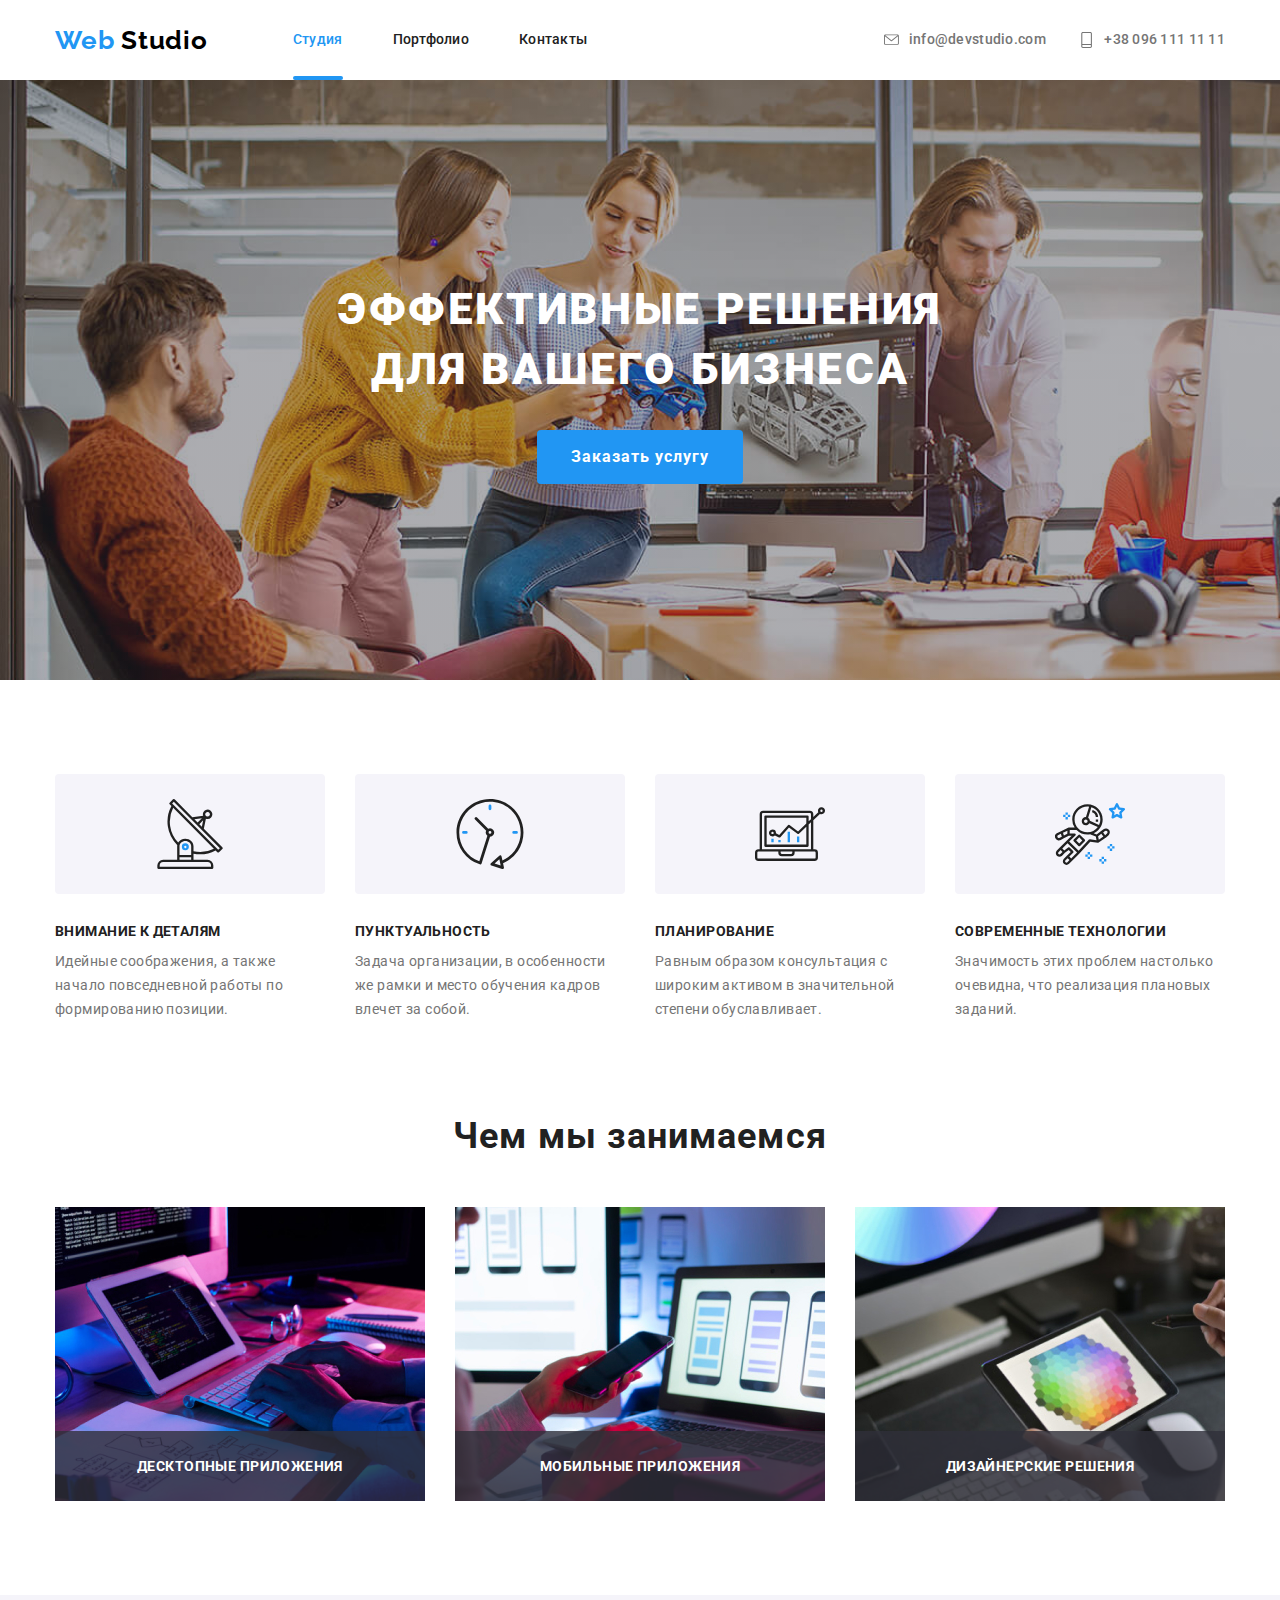
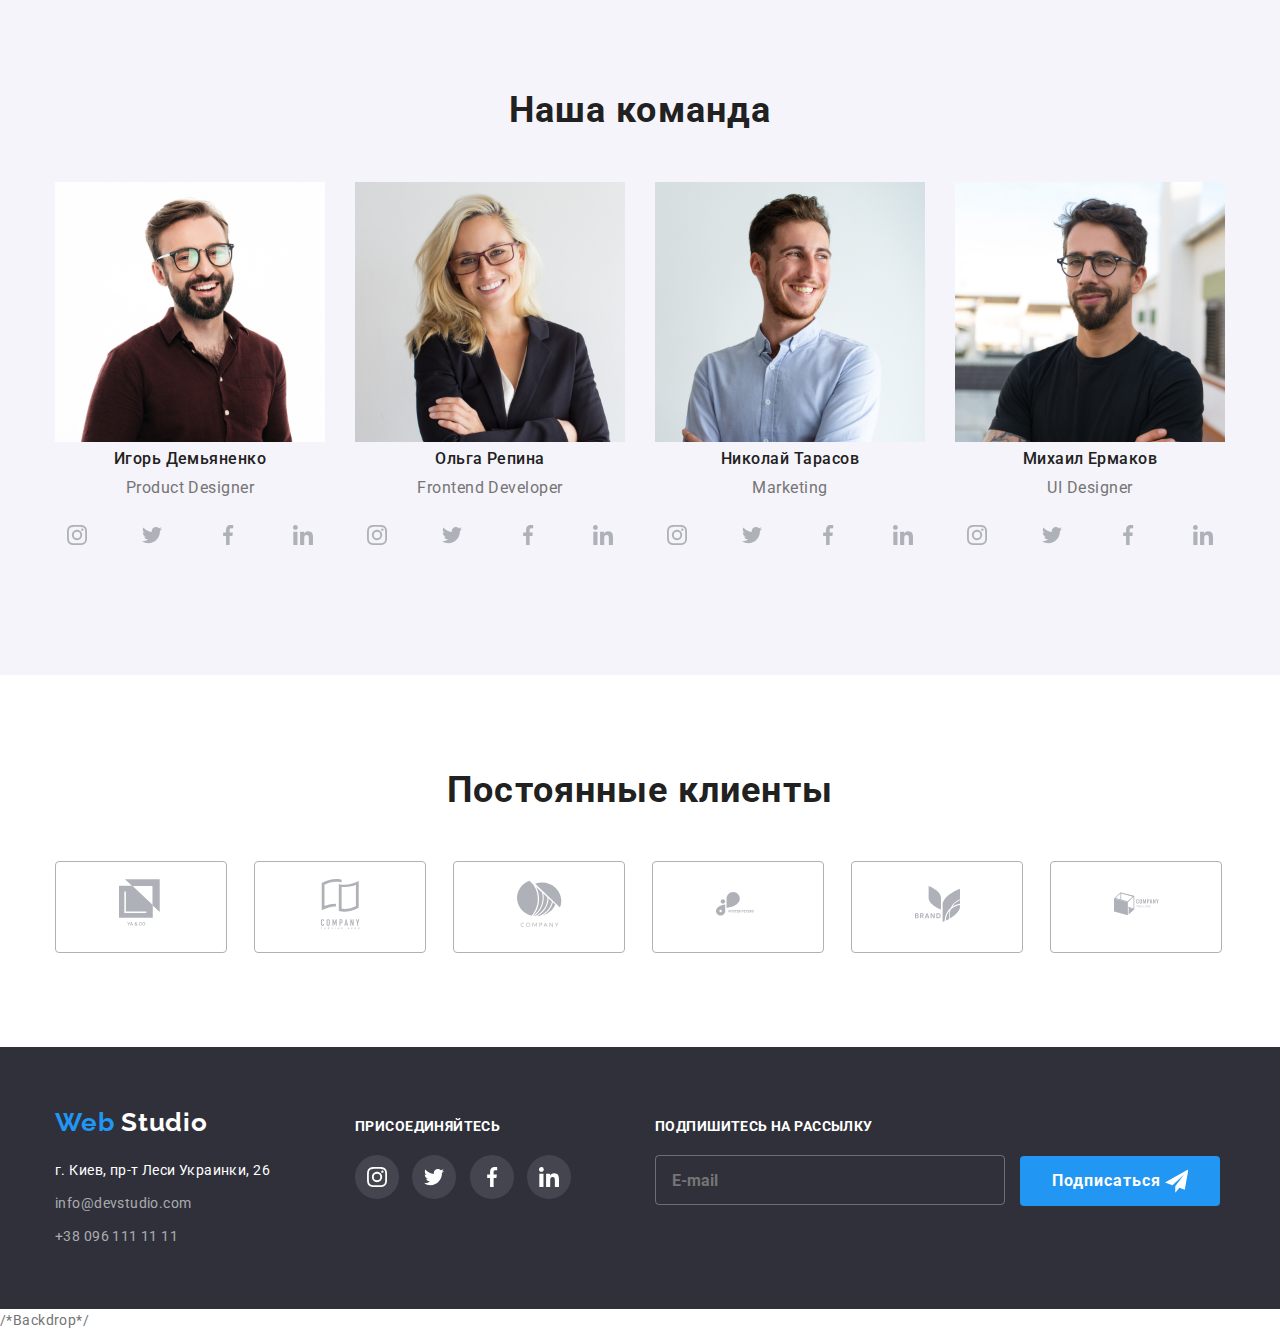
<file: index.html>
<!DOCTYPE html>
<html lang="ru">
  <head>
    <meta charset="UTF-8" />
    <meta name="viewport" content="width=device-width, initial-scale=1.0" />
    <title>WebStudio</title>
    <link
      href="https://fonts.googleapis.com/css2?family=Raleway:wght@700&family=Roboto:wght@400;500;700;900&display=swap"
      rel="stylesheet"
    />
    <link rel="stylesheet" href="./css/main.min.css" />
  </head>
  <body>
    <!-- Header-->
    <header>
      <div class="container main-menu">
        <a href="./index.html" class="logo">
          <span class="logo-web">Web</span> Studio
        </a>
        <nav>
          <ul class="site-nav list">
            <li class="item">
              <a href="./index.html" class="link current">Студия</a>
            </li>
            <li class="item">
              <a href="./portfolio.html" class="link">Портфолио</a>
            </li>
            <li class="item"><a href="" class="link">Контакты</a></li>
          </ul>
        </nav>
        <div class="contacts list">
          <a class="main-contacts" href="mailto:info@devstudio.com">
            <svg class="icon-contacts">
              <use href="./images/sprite.svg#icon-mail">
              </use>
            </svg>
            info@devstudio.com</a>
          <a class="main-contacts" href="tel:+380961111111">
            <svg class="icon-contacts">
              <use href="./images/sprite.svg#icon-phone">
              </use>
            </svg>
            +38 096 111 11 11</a>
        </div>
      </div>
    </header>

    <main>
      <!--Заказ услуги-->
      <section class="hero">
        <h1>Эффективные решения <br>для вашего бизнеса</h1>
        <button class="btn" data-modal-open><a href="">Заказать услугу</a></button>
      </section>

      <!--Особенности-->
      <section class="text">
        <div class="container">
          <h2>Особенности</h2>
          <div class="features">
            <ul class="list">
              <li class="features-item">
                <div class="item-image">
                    <svg class="item-icon">
                      <use href="./images/sprite.svg#icon-antenna"></use>
                    </svg>                
                </div>
                <h3>Внимание к деталям</h3>
                <p>
                  Идейные соображения, а также начало повседневной работы по
                  формированию позиции.
                </p>
              </li>
              <li class="features-item">
                <div class="item-image">
                  <svg class="item-icon">
                    <use href="./images/sprite.svg#icon-clock"></use>
                  </svg>
                </div>
                <h3>Пунктуальность</h3>
                <p>
                  Задача организации, в особенности же рамки и место обучения
                  кадров влечет за собой.
                </p>
              </li>
              <li class="features-item">
                <div class="item-image">
                  <svg class="item-icon">
                    <use href="./images/sprite.svg#icon-diagram"></use>
                  </svg>
                </div>
                <h3>Планирование</h3>
                <p>
                  Равным образом консультация с широким активом в значительной
                  степени обуславливает.
                </p>
              </li>
              <li class="features-item">
                <div class="item-image">
                  <svg class="item-icon">
                    <use href="./images/sprite.svg#icon-astronaut"></use>
                  </svg>
                </div>
                <h3>Современные технологии</h3>
                <p>
                  Значимость этих проблем настолько очевидна, что реализация
                  плановых заданий.
                </p>
              </li>
            </ul>
          </div>
        </div>
      </section>

      <!--Чем занимаемся-->
      <section class="service">
        <div class="container">
          <h2>Чем мы занимаемся</h2>
          <div>
            <ul class="list job">
              <li class="service-job">
                <img class="img-1"
                  src="./images/desctop.jpg"
                  width="370"
                  height="294"
                  alt="Десктоп"
                />
                <h3>Десктопные приложения</h3>
              </li>
              <li class="service-job">
                <img 
                  src="./images/mobile.jpg"
                  width="370"
                  height="294"
                  alt="Мобильный"
                />
                <h3>Мобильные приложения</h3>
              </li>
              <li class="service-job">
                <img 
                  src="./images/designer.jpg"
                  width="370"
                  height="294"
                  alt="Дизайн"
                />
                <h3>Дизайнерские решения</h3>
              </li>
            </ul>
          </div>
        </div>
      </section>

      <!--Наша команда-->
      <section class="team">
        <div class="container">
          <h2>Наша команда</h2>
          <ul class="team-members list">
            <li class="members">
              <img
                src="./images/team/member1.jpg"
                width="270"
                height="260"
                alt="Игорь Демьяненко"
              />
              <h3>Игорь Демьяненко</h3>
              <p lang="en">Product Designer</p>
              <ul class="social-network list">
                <li class="social-block">
                  <a class="social-list"
                    href="https://www.instagram.com/"
                    target="_blank"
                    rel="noopener noreferrer"
                    aria-label="ссылка Instagram"
                  >
                  <svg class="social-icon">
                    <use href="./images/sprite.svg#icon-instagram"></use>
                  </svg>
                  </a>
                </li>
                <li class="social-block">
                  <a class="social-list"
                    href="https://twitter.com/"
                    target="_blank"
                    rel="noopener noreferrer"
                    aria-label="ссылка Twitter"
                  >
                    <svg class="social-icon">
                      <use href="./images/sprite.svg#icon-twitter"></use>
                    </svg>
                  </a>
                </li>
                <li class="social-block">
                  <a class="social-list"
                    href="https://www.facebook.com/"
                    target="_blank"
                    rel="noopener noreferrer"
                    aria-label="ссылка Facebook"
                  >
                    <svg class="social-icon">
                      <use href="./images/sprite.svg#icon-facebook"></use>
                    </svg>
                  </a>
                </li>
                <li class="social-block">
                  <a class="social-list"
                    href="https://www.linkedin.com/"
                    target="_blank"
                    rel="noopener noreferrer"
                    aria-label="ссылка LinkedIn"
                  >
                    <svg class="social-icon">
                      <use href="./images/sprite.svg#icon-linkedin"></use>
                    </svg>
                  </a>
                </li>
              </ul>
            </li>
            <li class="members">
              <img
                src="./images/team/member2.jpg"
                width="270"
                height="260"
                alt="Ольга Репина"
              />
              <h3>Ольга Репина</h3>
              <p lang="en">Frontend Developer</p>
              <ul class="social-network list">
                <li class="social-block">
                  <a class="social-list"
                    href="https://www.instagram.com/"
                    target="_blank"
                    rel="noopener noreferrer"
                    aria-label="ссылка Instagram"
                  >
                    <svg class="social-icon">
                      <use href="./images/sprite.svg#icon-instagram"></use>
                    </svg>
                  </a>
                </li>
                <li class="social-block">
                  <a class="social-list"
                    href="https://twitter.com/"
                    target="_blank"
                    rel="noopener noreferrer"
                    aria-label="ссылка Twitter"
                  >
                    <svg class="social-icon">
                      <use href="./images/sprite.svg#icon-twitter"></use>
                    </svg>
                  </a>
                </li>
                <li class="social-block">
                  <a class="social-list"
                    href="https://www.facebook.com/"
                    target="_blank"
                    rel="noopener noreferrer"
                    aria-label="ссылка Facebook"
                  >
                    <svg class="social-icon">
                      <use href="./images/sprite.svg#icon-facebook"></use>
                    </svg>
                  </a>
                </li>
                <li class="social-block">
                  <a class="social-list"
                    href="https://www.linkedin.com/"
                    target="_blank"
                    rel="noopener noreferrer"
                    aria-label="ссылка LinkedIn"
                  >
                    <svg class="social-icon">
                      <use href="./images/sprite.svg#icon-linkedin"></use>
                    </svg>
                  </a>
                </li>
              </ul>
            </li>
            <li class="members">
              <img
                src="./images/team/member3.jpg"
                width="270"
                height="260"
                alt="Николай Тарасов"
              />
              <h3>Николай Тарасов</h3>
              <p lang="en">Marketing</p>
              <ul class="social-network list">
                <li class="social-block">
                  <a class="social-list"
                    href="https://www.instagram.com/"
                    target="_blank"
                    rel="noopener noreferrer"
                    aria-label="ссылка Instagram"
                  >
                    <svg class="social-icon">
                      <use href="./images/sprite.svg#icon-instagram"></use>
                    </svg>
                  </a>
                </li>
                <li class="social-block">
                  <a class="social-list"
                    href="https://twitter.com/"
                    target="_blank"
                    rel="noopener noreferrer"
                    aria-label="ссылка Twitter"
                  >
                    <svg class="social-icon">
                      <use href="./images/sprite.svg#icon-twitter"></use>
                    </svg>
                  </a>
                </li>
                <li class="social-block">
                  <a class="social-list"
                    href="https://www.facebook.com/"
                    target="_blank"
                    rel="noopener noreferrer"
                    aria-label="ссылка Facebook"
                  >
                    <svg class="social-icon">
                      <use href="./images/sprite.svg#icon-facebook"></use>
                    </svg>
                  </a>
                </li>
                <li class="social-block">
                  <a class="social-list"
                    href="https://www.linkedin.com/"
                    target="_blank"
                    rel="noopener noreferrer"
                    aria-label="ссылка LinkedIn"
                  >
                    <svg class="social-icon">
                      <use href="./images/sprite.svg#icon-linkedin"></use>
                    </svg>
                  </a>
                </li>
              </ul>
            </li>
            <li class="members">
              <img
                src="./images/team/member4.jpg"
                width="270"
                height="260"
                alt="Михаил Ермаков"
              />
              <h3>Михаил Ермаков</h3>
              <p lang="en">UI Designer</p>
              <ul class="social-network list">
                <li class="social-block">
                  <a class="social-list"
                    href="https://www.instagram.com/"
                    target="_blank"
                    rel="noopener noreferrer"
                    aria-label="ссылка Instagram"
                  >
                    <svg class="social-icon">
                      <use href="./images/sprite.svg#icon-instagram"></use>
                    </svg>
                  </a>
                </li>
                <li class="social-block">
                  <a class="social-list"
                    href="https://twitter.com/"
                    target="_blank"
                    rel="noopener noreferrer"
                    aria-label="ссылка Twitter"
                  >
                    <svg class="social-icon">
                      <use href="./images/sprite.svg#icon-twitter"></use>
                    </svg>
                  </a>
                </li>
                <li class="social-block">
                  <a class="social-list"
                    href="https://www.facebook.com/"
                    target="_blank"
                    rel="noopener noreferrer"
                    aria-label="ссылка Facebook"
                  >
                    <svg class="social-icon">
                      <use href="./images/sprite.svg#icon-facebook"></use>
                    </svg>
                  </a>
                </li>
                <li class="social-block">
                  <a class="social-list"
                    href="https://www.linkedin.com/"
                    target="_blank"
                    rel="noopener noreferrer"
                    aria-label="ссылка LinkedIn"
                  >
                    <svg class="social-icon">
                      <use href="./images/sprite.svg#icon-linkedin"></use>
                    </svg>
                  </a>
                </li>
              </ul>
            </li>
          </ul>
        </div>
      </section>

      <!--Постоянные клиенты-->
      <section class="clients">
        <div class="container">
          <h2>Постоянные клиенты</h2>
          <ul class="our-clients list">
            <li class="clients-list">
              <a  href="">
                <svg class="logo-clients">
                  <use href="./images/sprite.svg#icon-logo1">
                  </use>
                </svg>
              </a>
            </li>

            <li class="clients-list">
              <a href="">
                <svg class="logo-clients">
                  <use href="./images/sprite.svg#icon-logo2">
                  </use>
                </svg>
              </a>
            </li>

            <li class="clients-list">
              <a href="">
                <svg class="logo-clients">
                  <use href="./images/sprite.svg#icon-logo3">
                  </use>
                </svg>
              </a>
            </li>

            <li class="clients-list">
              <a href="">
                <svg class="logo-clients">
                  <use href="./images/sprite.svg#icon-logo4">
                  </use>
                </svg>
              </a>
            </li>

            <li class="clients-list">
              <a href="">
                <svg class="logo-clients">
                  <use href="./images/sprite.svg#icon-logo5">
                  </use>
                </svg>
              </a>
            </li>

            <li class="clients-list">
              <a href="https://svg-art.ru/?page_id=1047">
                <svg class="logo-clients">
                  <use href="./images/sprite.svg#icon-logo6">
                  </use>
                </svg>
              </a>
            </li>
          </ul>
        </div>
      </section>
    </main>

    <!--Футер-->
    <footer class="info">
      <div class="container futer-flex">
        <div class="content-container">
          <div class="main-line">
            <a href="./index.html" class="fut-logo"><span>Web</span> Studio </a>
            <address>
          </div>
          <ul class="add list">
            <li class="add-contacts"><a href="">г. Киев, пр-т Леси Украинки, 26</a></li>
            <li class="add-contacts mail">
              <a href="mailto:info@devstudio.com" class="mail">info@devstudio.com</a>
            </li>
            <li class="add-contacts">
              <a href="tel:+380961111111" class="tel">+38 096 111 11 11</a>
            </li>
          </ul>
          </address>
        </div>
    
        <div class="content-container">
          <div class="main-line"><b>Присоединяйтесь</b></div>
          <div class>
            <ul class="links list">
              <li class="futer-icons">
                <a href="https://www.instagram.com/" target="_blank" rel="noopener noreferrer" aria-label="ссылка Instagram">
                  <svg class="social-icon-futer">
                    <use href="./images/sprite.svg#icon-instagram"></use>
                  </svg>
                </a>
              </li>
              <li class="futer-icons">
                <a href="https://twitter.com/" target="_blank" rel="noopener noreferrer" aria-label="ссылка Twitter">
                  <svg class="social-icon-futer">
                    <use href="./images/sprite.svg#icon-twitter"></use>
                  </svg>
                </a>
              </li>
              <li class="futer-icons">
                <a href="https://www.facebook.com/" target="_blank" rel="noopener noreferrer" aria-label="ссылка Facebook">
                  <svg class="social-icon-futer">
                    <use href="./images/sprite.svg#icon-facebook"></use>
                  </svg>
                </a>
              </li>
              <li class="futer-icons">
                <a href="https://www.linkedin.com/" target="_blank" rel="noopener noreferrer" aria-label="ссылка LinkedIn">
                  <svg class="social-icon-futer">
                    <use href="./images/sprite.svg#icon-linkedin"></use>
                  </svg>
                </a>
              </li>
            </ul>
          </div>
        </div>
    
        <div class="content-container subscribe-container">
            <div class="main-line"><b>Подпишитесь на рассылку</b></div>
            <form class="sign-form" id="contact-form">
              <input class="sign" type="text" name="mail" placeholder="E-mail"/>
              <button class="subscribe"><a href="">Подписаться</a>
                <svg class="icon-send">
                  <use href="./images/sprite.svg#icon-icon_send"></use>
                </svg>
              </button>
            </form>
        </div>
      </div>
    </footer>


/*Backdrop*/
    <div class="backdrop is-hidden" data-modal>
      <div class="modal">
      <button class="backdrop-btn" data-modal-close> <span class="user-icon"><svg class="icon-close">
        <use href="./images/sprite.svg#icon-Vector"></use>
      </svg></span></button>
      <form class="modal-form" action="">
        <p>Оставьте свои данные, мы вам перезвоним</p>
        <label for="user-name">Имя</label>
        <div class="field-wrap">
          <input type="text" id="user-name" name="user-name">
          <span class="user-icon"><svg class="icon-person">
              <use href="./images/sprite.svg#icon-person-black"></use>
            </svg></span>
        </div>
        <label for="user-phone">Телефон</label>
        <div class="field-wrap">
          <input type="text" id="user-phone" name="user-phone">
          <span class="user-icon"><svg class="icon-phone">
              <use href="./images/sprite.svg#icon-phone-black"></use>
            </svg></span>
        </div>
        <label for="user-email">Почта</label>
        <div class="field-wrap">
          <input type="text" id="user-email" name="user-email">
          <span class="user-icon"><svg class="icon-email">
              <use href="./images/sprite.svg#icon-email-black"></use>
            </svg></span>
        </div>
        <label for="comment">Комментарий</label>
        <div>
          <textarea name="comment" rows="10" cols="250" placeholder="Введите текст"></textarea>
        </div>

        <label class="check">
          <input class="checkbox" type="checkbox" name="check-input" id=" ">
          <span class="icon-checkbox">
            <svg class="icon-check">
              <use href="./images/sprite.svg#icon-icon-check"></use>
            </svg>
          </span>
          <p>Соглашаюсь с рассылкой и принимаю <a class="check-doc" href="">Условия договора</a></p>
        </label>
        <button class="btn-send">Отправить</button>
      </div>
      </form>
    </div>
    <script src="./JS/modal.js"></script>
  </body>
</html>
</file>
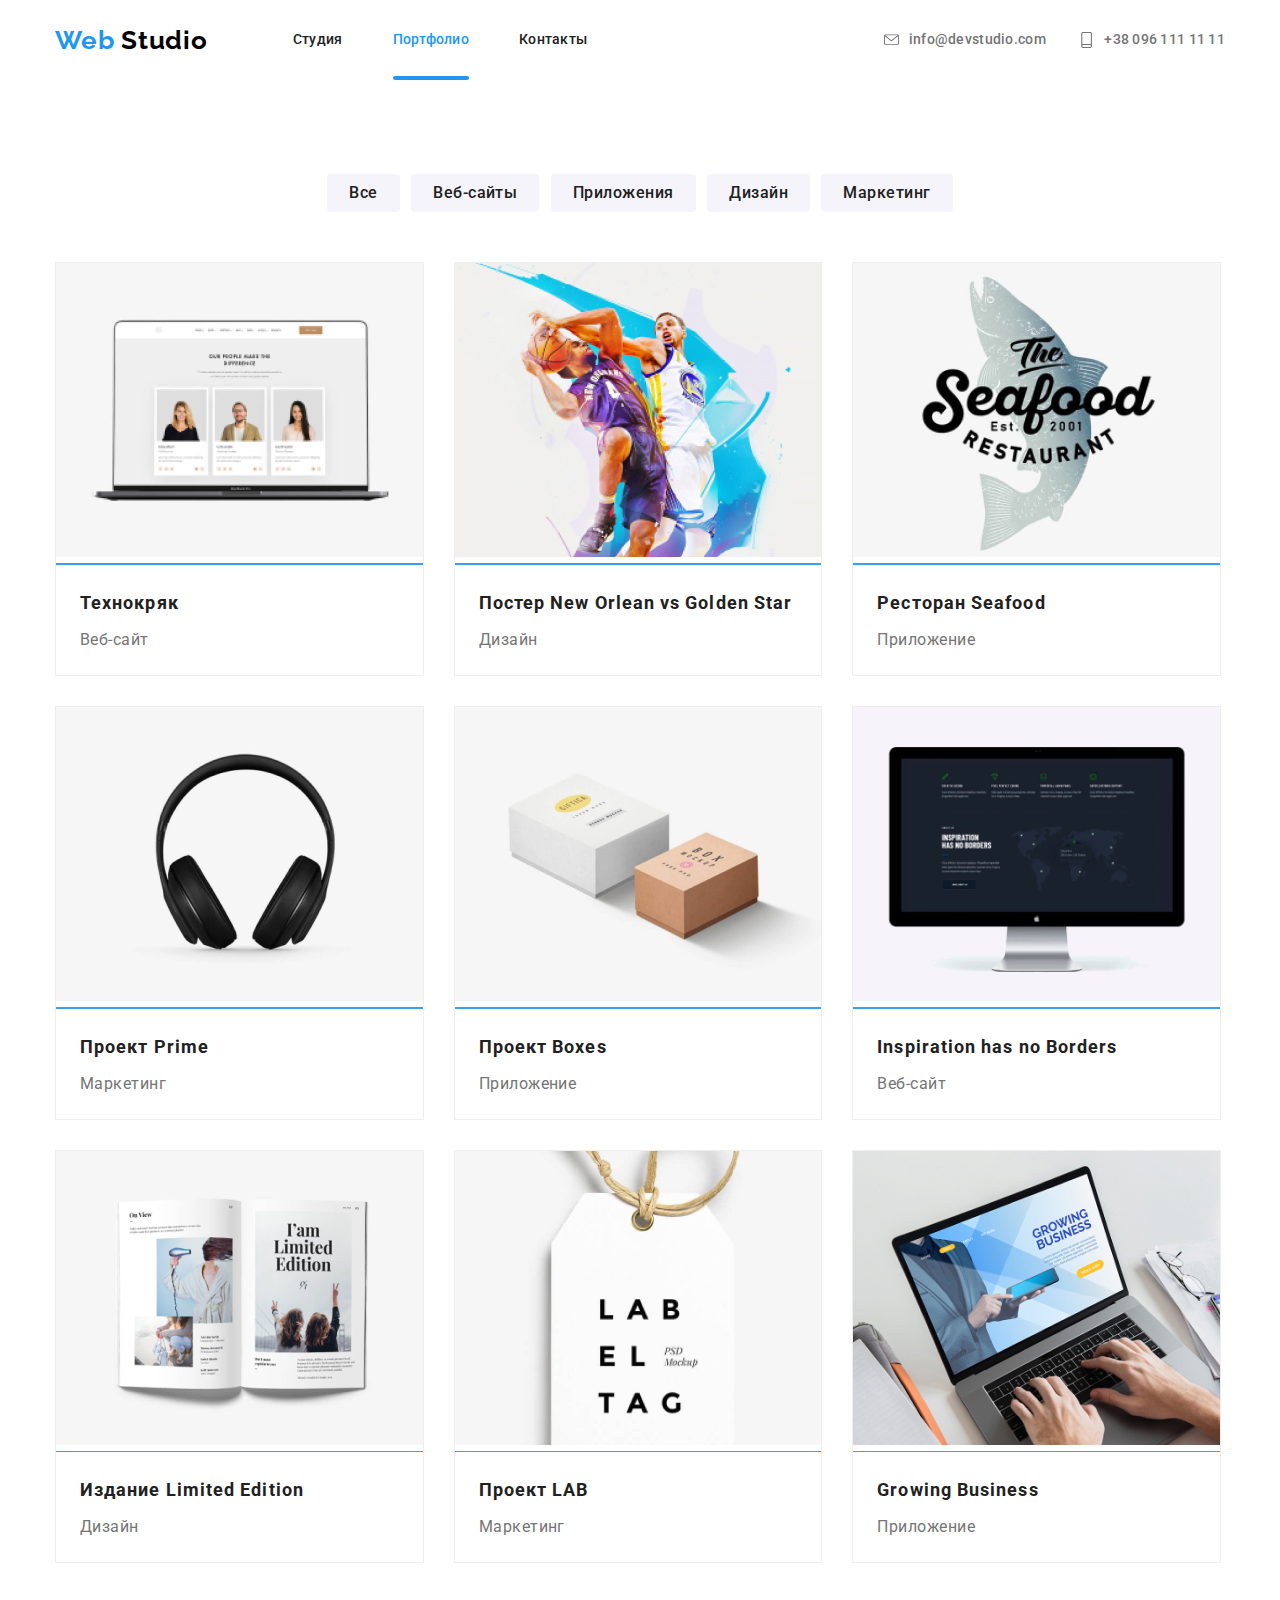
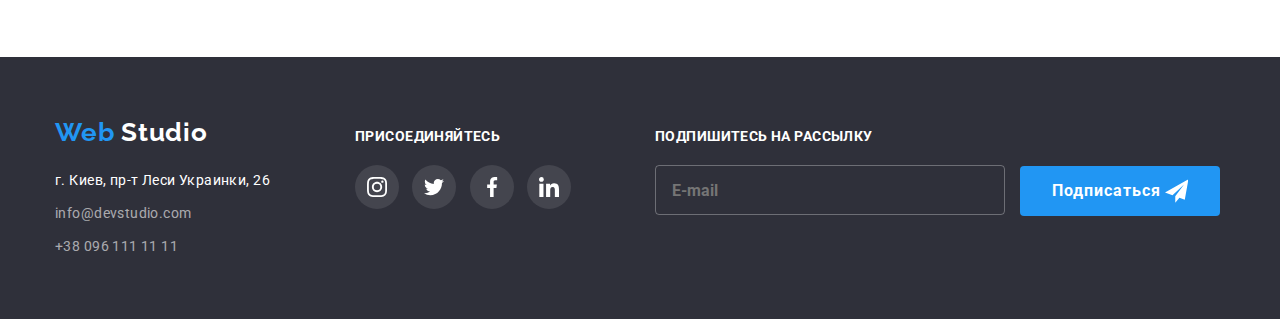
<file: portfolio.html>
<!DOCTYPE html>
<html lang="en">
  <head>
    <meta charset="UTF-8" />
    <meta name="viewport" content="width=device-width, initial-scale=1.0" />
    <title>WebStudio</title>
    <link
      href="https://fonts.googleapis.com/css2?family=Raleway:wght@700&family=Roboto:wght@400;500;700;900&display=swap"
      rel="stylesheet"
    />
    <link rel="stylesheet" href="./css/portfolio.min.css" />
  </head>
  <body>
    <!-- Header-->
    <header class="portfolio-header">
      <div class="container main-menu">
        <a href="./index.html" class="logo">
          <span class="logo-web">Web</span> Studio
        </a>
        <nav>
          <ul class="site-nav list">
            <li class="item"><a href="./index.html" class="link">Студия</a></li>
            <li class="item">
              <a href="./portfolio.html" class="link current">Портфолио</a>
            </li>
            <li class="item"><a href="" class="link">Контакты</a></li>
          </ul>
        </nav>
        <div class="contacts list">
          <a class="main-contacts" href="mailto:info@devstudio.com">
            <svg class="icon-contacts">
              <use href="./images/sprite.svg#icon-mail">
              </use>
            </svg>
            info@devstudio.com</a>
          <a class="main-contacts" href="tel:+380961111111">
            <svg class="icon-contacts">
              <use href="./images/sprite.svg#icon-phone">
              </use>
            </svg>
            +38 096 111 11 11</a>
        </div>
      </div>
    </header>

    <main>
      <div class="container">
        <h1 class="hidden">Портфолио</h1>
        <div class="portf-btn">
          <button class="portfolio-btn"><a href="">Все </a></button>
          <button class="portfolio-btn"><a href="">Веб-сайты </a></button>
          <button class="portfolio-btn"><a href="">Приложения</a></button>
          <button class="portfolio-btn"><a href="">Дизайн</a></button>
          <button class="portfolio-btn"><a href="">Маркетинг</a></button>
        </div>
        <div>
          <ul class="portf">
            <li class="gallery-element">
              <div class="portf-picture">
                <img
                  src="./Portfolio_pictures/tehnokryak.jpg"
                  alt="Технокряк"
                />
                <div class="gallery-hover">
                  <p>
                    Технокряк это современная площадка распространения коронавируса.
                    Компании используют эту платформу для цифрового шпионажа и атак
                    на защищённые сервера конкурентов.
                  </p>
                </div>
              </div>
              <div class="portf-text">
                <h2>Технокряк</h2>
                <p class="type">Веб-сайт</p>
              </div>
            </li>
            <li class="gallery-element">
              <div class="portf-picture">
                <img
                  src="./Portfolio_pictures/poster.jpg"
                  alt="Постер"
                  width="370px"
                />
                <div class="gallery-hover">
                  <p>
                    Технокряк это современная площадка распространения коронавируса.
                    Компании используют эту платформу для цифрового шпионажа и атак
                    на защищённые сервера конкурентов.
                  </p>
                </div>
              </div>
              <div class="portf-text">
                <h2>Постер New Orlean vs Golden Star</h2>
                <p class="type">Дизайн</p>
              </div>
            </li>
            <li class="gallery-element">
              <div class="portf-picture">
                <img src="./Portfolio_pictures/restaurant.jpg" alt="Ресторан" />
                <div class="gallery-hover">
                  <p>
                    Технокряк это современная площадка распространения коронавируса.
                    Компании используют эту платформу для цифрового шпионажа и атак
                    на защищённые сервера конкурентов.
                  </p>
                </div>
              </div>
              <div class="portf-text">
                <h2>Ресторан Seafood</h2>
                <p class="type">Приложение</p>
              </div>
            </li>
            <li class="gallery-element">
              <div class="portf-picture">
                <img src="./Portfolio_pictures/project_prime.jpg" alt="Prime" />
                <div class="gallery-hover">
                  <p>
                    Технокряк это современная площадка распространения коронавируса.
                    Компании используют эту платформу для цифрового шпионажа и атак
                    на защищённые сервера конкурентов.
                  </p>
                </div>
              </div>
              <div class="portf-text">
                <h2>Проект Prime</h2>
                <p class="type">Маркетинг</p>
              </div>
            </li>
            <li class="gallery-element">
              <div class="portf-picture">
                <img src="./Portfolio_pictures/project_boxes.jpg" alt="Boxes" />
                <div class="gallery-hover">
                  <p>
                    Технокряк это современная площадка распространения коронавируса.
                    Компании используют эту платформу для цифрового шпионажа и атак
                    на защищённые сервера конкурентов.
                  </p>
                </div>
              </div>
              <div class="portf-text">
                <h2>Проект Boxes</h2>
                <p class="type">Приложение</p>
              </div>
            </li>
            <li class="gallery-element">
              <div class="portf-picture">
                <img
                  src="./Portfolio_pictures/inspiration.jpg"
                  alt="Inspiration"
                />
                <div class="gallery-hover">
                  <p>
                    Технокряк это современная площадка распространения коронавируса.
                    Компании используют эту платформу для цифрового шпионажа и атак
                    на защищённые сервера конкурентов.
                  </p>
                </div>
              </div>
              <div class="portf-text">
                <h2>Inspiration has no Borders</h2>
                <p class="type">Веб-сайт</p>
              </div>
            </li>
            <li class="gallery-element">
              <div class="portf-picture">
                <img
                  src="./Portfolio_pictures/limited_edition.jpg"
                  alt="Limited Edition"
                />
                <div class="gallery-hover">
                  <p>
                    Технокряк это современная площадка распространения коронавируса.
                    Компании используют эту платформу для цифрового шпионажа и атак
                    на защищённые сервера конкурентов.
                  </p>
                </div>
              </div>
              <div class="portf-text">
                <h2>Издание Limited Edition</h2>
                <p class="type">Дизайн</p>
              </div>
            </li>
            <li class="gallery-element">
              <div class="portf-picture">
                <img
                  src="./Portfolio_pictures/project_labeltag.jpg"
                  alt="LAB"
                />
                <div class="gallery-hover">
                  <p>
                    Технокряк это современная площадка распространения коронавируса.
                    Компании используют эту платформу для цифрового шпионажа и атак
                    на защищённые сервера конкурентов.
                  </p>
                </div>
              </div>
              <div class="portf-text">
                <h2>Проект LAB</h2>
                <p class="type">Маркетинг</p>
              </div>
            </li>
            <li class="gallery-element">
              <div class="portf-picture">
                <img
                  src="./Portfolio_pictures/growing_busines.jpg"
                  alt="Growing Business "
                />
                <div class="gallery-hover">
                  <p>
                    Технокряк это современная площадка распространения коронавируса.
                    Компании используют эту платформу для цифрового шпионажа и атак
                    на защищённые сервера конкурентов.
                  </p>
                </div>
              </div>
              <div class="portf-text">
                <h2>Growing Business</h2>
                <p class="type">Приложение</p>
              </div>
            </li>
          </ul>
        </div>
      </div>
    </main>

    <!--Футер-->
    <footer class="info">
      <div class="container futer-flex">
        <div class="content-container">
          <div class="main-line">
            <a href="./index.html" class="fut-logo"><span>Web</span> Studio </a>
            <address>
          </div>
          <ul class="add list">
            <li class="add-contacts"><a href="">г. Киев, пр-т Леси Украинки, 26</a></li>
            <li class="add-contacts">
              <a href="mailto:info@devstudio.com" class="mail">info@devstudio.com</a>
            </li>
            <li class="add-contacts">
              <a href="tel:+380961111111" class="tel">+38 096 111 11 11</a>
            </li>
          </ul>
          </address>
        </div>
    
        <div class="content-container">
          <div class="main-line"><b>Присоединяйтесь</b></div>
          <div class>
            <ul class="links list">
              <li class="futer-icons">
                <a href="https://www.instagram.com/" target="_blank" rel="noopener noreferrer" aria-label="ссылка Instagram">
                  <svg class="social-icon-futer">
                    <use href="./images/sprite.svg#icon-instagram"></use>
                  </svg>
                </a>
              </li>
              <li class="futer-icons">
                <a href="https://twitter.com/" target="_blank" rel="noopener noreferrer" aria-label="ссылка Twitter">
                  <svg class="social-icon-futer">
                    <use href="./images/sprite.svg#icon-twitter"></use>
                  </svg>
                </a>
              </li>
              <li class="futer-icons">
                <a href="https://www.facebook.com/" target="_blank" rel="noopener noreferrer" aria-label="ссылка Facebook">
                  <svg class="social-icon-futer">
                    <use href="./images/sprite.svg#icon-facebook"></use>
                  </svg>
                </a>
              </li>
              <li class="futer-icons">
                <a href="https://www.linkedin.com/" target="_blank" rel="noopener noreferrer" aria-label="ссылка LinkedIn">
                  <svg class="social-icon-futer">
                    <use href="./images/sprite.svg#icon-linkedin"></use>
                  </svg>
                </a>
              </li>
            </ul>
          </div>
        </div>
    
        <div class="content-container subscribe-container">
          <div class="main-line"><b>Подпишитесь на рассылку</b></div>
          <form class="sign-form" id="contact-form">
            <input class="sign" type="text" name="mail" placeholder="E-mail" />
            <button class="subscribe"><a href="">Подписаться</a>
              <svg class="icon-send">
                <use href="./images/sprite.svg#icon-icon_send"></use>
              </svg>
            </button>
          </form>
        </div>
      </div>
    </footer>
  </body>
</html>
</file>
<file: css/main.min.css>
/*! normalize.css v8.0.1 | MIT License | github.com/necolas/normalize.css */html{line-height:1.15;-webkit-text-size-adjust:100%}body{margin:0}main{display:block}h1{font-size:2em;margin:0.67em 0}hr{-webkit-box-sizing:content-box;box-sizing:content-box;height:0;overflow:visible}pre{font-family:monospace, monospace;font-size:1em}a{background-color:transparent}abbr[title]{border-bottom:none;text-decoration:underline;-webkit-text-decoration:underline dotted;text-decoration:underline dotted}b,strong{font-weight:bolder}code,kbd,samp{font-family:monospace, monospace;font-size:1em}small{font-size:80%}sub,sup{font-size:75%;line-height:0;position:relative;vertical-align:baseline}sub{bottom:-0.25em}sup{top:-0.5em}img{border-style:none}button,input,optgroup,select,textarea{font-family:inherit;font-size:100%;line-height:1.15;margin:0}button,input{overflow:visible}button,select{text-transform:none}button,[type="button"],[type="reset"],[type="submit"]{-webkit-appearance:button}button::-moz-focus-inner,[type="button"]::-moz-focus-inner,[type="reset"]::-moz-focus-inner,[type="submit"]::-moz-focus-inner{border-style:none;padding:0}button:-moz-focusring,[type="button"]:-moz-focusring,[type="reset"]:-moz-focusring,[type="submit"]:-moz-focusring{outline:1px dotted ButtonText}fieldset{padding:0.35em 0.75em 0.625em}legend{-webkit-box-sizing:border-box;box-sizing:border-box;color:inherit;display:table;max-width:100%;padding:0;white-space:normal}progress{vertical-align:baseline}textarea{overflow:auto}[type="checkbox"],[type="radio"]{-webkit-box-sizing:border-box;box-sizing:border-box;padding:0}[type="number"]::-webkit-inner-spin-button,[type="number"]::-webkit-outer-spin-button{height:auto}[type="search"]{-webkit-appearance:textfield;outline-offset:-2px}[type="search"]::-webkit-search-decoration{-webkit-appearance:none}::-webkit-file-upload-button{-webkit-appearance:button;font:inherit}details{display:block}summary{display:list-item}template{display:none}[hidden]{display:none}h1,h2,h3,h4,h5,h6,p{margin-top:0px;margin-bottom:0px}body{background-color:#fff;color:#757575;font-family:"Roboto", sans-serif;font-size:14px;line-height:1.7;letter-spacing:0.03em}:focus{outline-color:#2196f3}.list{list-style:none;margin-top:0px;margin-bottom:0px;padding:0px}.container{width:1170px;padding-left:15px;padding-right:15px;margin-left:auto;margin-right:auto}.main-menu{-webkit-box-align:center;-ms-flex-align:center;align-items:center;display:-webkit-box;display:-ms-flexbox;display:flex}.link{color:#212121;font-weight:500;font-size:14px;line-height:1.14;letter-spacing:0.02em;text-decoration:none;padding-top:32px;padding-bottom:32px;display:block;position:relative;-webkit-transition:color 250ms cubic-bezier(0.4, 0, 0.2, 1);transition:color 250ms cubic-bezier(0.4, 0, 0.2, 1)}.link:hover{color:#2196f3}.link:focus{color:#2196f3;outline-color:#2196f3}.logo{color:#000;font-family:"Raleway", sans-serif;font-style:normal;font-weight:bold;font-size:26px;line-height:1.19;letter-spacing:0.03em;text-decoration:none;margin-right:85px}.logo-web{color:#2196f3}.site-nav{margin-top:0px;margin-bottom:0px;display:-webkit-box;display:-ms-flexbox;display:flex}.site-nav .link.current{color:#2196f3}.site-nav .link.current:after{content:"";display:block;width:100%;height:4px;border-radius:2px;background-color:#2196f3;position:absolute;bottom:0px}.item{margin-right:50px}.item:last-child{margin-right:0px}.contacts{margin-left:auto}.contacts .main-contacts{color:#757575;font-weight:500;font-size:14px;line-height:1.14;letter-spacing:0.02em;text-decoration:none;display:-webkit-inline-box;display:-ms-inline-flexbox;display:inline-flex;padding-bottom:32px;padding-top:32px;-webkit-transition:color 250ms cubic-bezier(0.4, 0, 0.2, 1);transition:color 250ms cubic-bezier(0.4, 0, 0.2, 1)}.contacts .main-contacts:hover,.contacts .main-contacts:focus{color:#2196f3}.contacts .main-contacts:hover .icon-contacts,.contacts .main-contacts:focus .icon-contacts{fill:#2196f3}.contacts a+a{margin-left:30px}.icon-contacts{height:16px;width:15px;margin-right:10px;fill:#757575;-webkit-transition:fill 250ms cubic-bezier(0.4, 0, 0.2, 1);transition:fill 250ms cubic-bezier(0.4, 0, 0.2, 1)}.hero{background-color:rgba(47,48,58,0.8);color:#fff;text-align:center;margin-bottom:94px;height:600px;max-width:1600px;margin-left:auto;margin-right:auto;background-image:-webkit-gradient(linear, left top, right top, from(rgba(47,48,58,0.4)), to(rgba(47,48,58,0.4))),url(../images/Header.jpg);background-image:linear-gradient(to right, rgba(47,48,58,0.4), rgba(47,48,58,0.4)),url(../images/Header.jpg)}.hero h1{font-weight:900;font-size:44px;line-height:1.36;letter-spacing:0.06em;text-transform:uppercase;margin-top:0px;margin-bottom:30px;display:block;padding-top:200px}.hero a{text-decoration:none;font-weight:bold;font-size:16px;color:#fff;line-height:1.875;letter-spacing:0.06em;text-align:center}.btn{background-color:#2196f3;padding:10px 32px;display:inline-block;-webkit-box-align:center;-ms-flex-align:center;align-items:center;border-color:transparent;border-radius:4px;margin:auto}.text .container{margin-bottom:94px}.text img{background-color:#f5f4fa;margin-bottom:30px}.text h2{margin:0px;-ms-flex-line-pack:center;align-content:center;display:none}.text h3{color:#212121;font-weight:bold;font-size:14px;line-height:1.14;letter-spacing:0.03em;text-transform:uppercase;margin-bottom:10px}.text a:hover{color:#2196f3;-webkit-transition:color 250ms cubic-bezier(0.4, 0, 0.2, 1);transition:color 250ms cubic-bezier(0.4, 0, 0.2, 1)}.features .list{display:-webkit-box;display:-ms-flexbox;display:flex;-ms-flex-wrap:wrap;flex-wrap:wrap;margin-right:0px;margin-left:0px;-webkit-box-pack:justify;-ms-flex-pack:justify;justify-content:space-between}.features-item{width:calc((100% - 90px) / 4);margin-right:0px}.item-image{width:270px;height:120px;background:#f5f4fa;border-radius:4px;display:-webkit-inline-box;display:-ms-inline-flexbox;display:inline-flex;-webkit-box-pack:center;-ms-flex-pack:center;justify-content:center;-webkit-box-align:center;-ms-flex-align:center;align-items:center;margin-bottom:30px}.item-icon{width:70px;height:70px}.service{margin-bottom:94px}.service h2{color:#212121;font-weight:bold;font-size:36px;line-height:1.17;text-align:center;letter-spacing:0.03em;text-align:center;padding-bottom:50px}.service h3{background-color:rgba(47,48,58,0.8);color:#fff;font-weight:bold;font-size:14px;line-height:16px;letter-spacing:0.03em;text-align:center;text-transform:uppercase;position:absolute;width:100%;bottom:0px;padding-top:27px;padding-bottom:27px}.job{display:-webkit-box;display:-ms-flexbox;display:flex;-ms-flex-wrap:wrap;flex-wrap:wrap;-webkit-box-pack:justify;-ms-flex-pack:justify;justify-content:space-between}.service-job{width:calc((100% - 60px) / 3);margin-right:30px;position:relative;height:294px;background-color:blue}.service-job:nth-child(3n){margin-right:0px}.team{background-color:#f5f4fa;padding-top:94px;padding-bottom:94px;margin-bottom:94px}.team-members{display:-webkit-box;display:-ms-flexbox;display:flex;-ms-flex-wrap:wrap;flex-wrap:wrap;-webkit-box-pack:center;-ms-flex-pack:center;justify-content:center}.team h2,.team h3{color:#212121;letter-spacing:0.03em;text-align:center}.team p{color:#757575;font-weight:normal;font-size:16px;line-height:1.19;letter-spacing:0.03em;text-align:center;margin-bottom:16px}.team h2{font-weight:bold;font-size:36px;line-height:1.17;padding-bottom:50px}.team h3{font-weight:500;font-size:16px;line-height:1.19;margin-bottom:10px}.members{width:270px;width:calc((100% - 90px) / 4);margin-right:30px}.members:nth-child(4n){margin-right:0px}.social-network{display:-webkit-box;display:-ms-flexbox;display:flex;-ms-flex-wrap:wrap;flex-wrap:wrap;-webkit-box-pack:justify;-ms-flex-pack:justify;justify-content:space-between;padding-bottom:24px}.social-list{display:-webkit-inline-box;display:-ms-inline-flexbox;display:inline-flex;-webkit-box-pack:center;-ms-flex-pack:center;justify-content:center;-webkit-box-align:center;-ms-flex-align:center;align-items:center;width:44px;height:44px;border-radius:50%;fill:#afb1b8;-webkit-transition:background-color 250ms cubic-bezier(0.4, 0, 0.2, 1);transition:background-color 250ms cubic-bezier(0.4, 0, 0.2, 1)}.social-list:hover,.social-list:focus{background-color:#2196f3}.social-list:hover .social-icon,.social-list:focus .social-icon{fill:#fff}.social-block:not(:last-child){margin-right:10px}.social-icon{height:20px;width:20px;-webkit-transition:fill 250ms cubic-bezier(0.4, 0, 0.2, 1);transition:fill 250ms cubic-bezier(0.4, 0, 0.2, 1)}.clients{margin-bottom:94px;margin-right:0px}.clients h2{color:#212121;font-weight:bold;font-size:36px;line-height:42px;text-align:center;letter-spacing:0.03em;text-align:center;padding-bottom:50px}.clients-list{width:170px;height:90px;border:1px solid #afb1b8;border-radius:4px;margin-right:27px;display:-webkit-inline-box;display:-ms-inline-flexbox;display:inline-flex;-webkit-box-pack:center;-ms-flex-pack:center;justify-content:center;-webkit-box-align:center;-ms-flex-align:center;align-items:center;-webkit-transition:border 250ms cubic-bezier(0.4, 0, 0.2, 1);transition:border 250ms cubic-bezier(0.4, 0, 0.2, 1)}.clients-list:hover{border:1px solid #2196f3}.clients-list:hover .logo-clients{fill:#2196f3}.clients-list:nth-child(6n){margin-right:0px}.our-clients{display:-webkit-box;display:-ms-flexbox;display:flex;-ms-flex-wrap:wrap;flex-wrap:wrap;margin-right:0px}.logo-clients{height:50px;width:45px;fill:#afb1b8;-webkit-transition:fill 250ms cubic-bezier(0.4, 0, 0.2, 1);transition:fill 250ms cubic-bezier(0.4, 0, 0.2, 1)}.info{background-color:#2f303a}.info a{color:#fff;text-decoration:none}.info span{color:#2196f3}.info .fut-logo{font-family:"Raleway", sans-serif;font-style:normal;font-weight:bold;font-size:26px;line-height:1.19;letter-spacing:0.03em;text-decoration:none;margin-bottom:20px}.info .add{font-weight:normal;font-size:14px;line-height:1.7;letter-spacing:0.03em;font-style:normal}.info .mail{color:rgba(255,255,255,0.6)}.info .tel{color:rgba(255,255,255,0.6)}.info b{color:#fff;font-weight:bold;font-size:14px;line-height:1.14;letter-spacing:0.03em;text-transform:uppercase;display:-webkit-box;display:-ms-flexbox;display:flex;margin-top:12px}.add-contacts{padding-bottom:9px}.add-contacts:nth-child(3n){padding-bottom:0px}.futer-flex{display:-webkit-box;display:-ms-flexbox;display:flex;-ms-flex-wrap:wrap;flex-wrap:wrap;padding-top:60px;padding-bottom:60px}.main-line{margin-bottom:20px}.content-container{display:block;min-width:270px;margin-right:30px}.futer-links .links{display:-webkit-box;display:-ms-flexbox;display:flex;-ms-flex-wrap:wrap;flex-wrap:wrap}.subscribe{background-color:#2196f3;font-weight:bold;font-size:16px;line-height:30px;text-align:center;letter-spacing:0.06em;text-decoration:none;padding:10px 30px;border-color:transparent;display:-webkit-inline-box;display:-ms-inline-flexbox;display:inline-flex;-webkit-box-pack:center;-ms-flex-pack:center;justify-content:center;-webkit-box-align:center;-ms-flex-align:center;align-items:center;border-radius:4px;width:200px;height:50px;margin-left:12px;-webkit-box-pack:justify;-ms-flex-pack:justify;justify-content:space-between}.subscribe-container{display:inline-block;margin-right:0px}.subscribe a{margin-right:4px}.futer-icons{height:44px;width:44px;border-radius:50%;background-color:rgba(255,255,255,0.1);display:-webkit-inline-box;display:-ms-inline-flexbox;display:inline-flex;-webkit-box-pack:center;-ms-flex-pack:center;justify-content:center;-webkit-box-align:center;-ms-flex-align:center;align-items:center;-webkit-transition:background-color 250ms cubic-bezier(0.4, 0, 0.2, 1);transition:background-color 250ms cubic-bezier(0.4, 0, 0.2, 1)}.futer-icons:hover{background-color:#2196f3}.futer-icons:focus{background-color:#2196f3}.futer-icons:not(:last-child){margin-right:10px}.social-icon-futer{height:20px;width:20px;fill:#fff;display:-webkit-box;display:-ms-flexbox;display:flex}.icon-send{height:24px;width:24px;fill:#fff}.sign{width:330px;height:46px;background-color:transparent;border:1px solid rgba(255,255,255,0.3);border-radius:4px;color:rgba(255,255,255,0.6);font-weight:bold;font-size:16px;line-height:30px;-webkit-box-align:center;-ms-flex-align:center;align-items:center;padding-left:16px}.sign::-webkit-input-placeholder{outline-color:rgba(255,255,255,0.6);background-color:transparent}.sign:-ms-input-placeholder{outline-color:rgba(255,255,255,0.6);background-color:transparent}.sign::-ms-input-placeholder{outline-color:rgba(255,255,255,0.6);background-color:transparent}.sign::placeholder{outline-color:rgba(255,255,255,0.6);background-color:transparent}.sign:focus{outline-color:#2196f3;margin:0;border-width:0}.backdrop{position:fixed;top:0;left:0;width:100%;height:100%;background-color:rgba(0,0,0,0.12)}.backdrop.is-hidden{position:fixed;opacity:0;pointer-events:none}.modal{position:absolute;left:50%;top:50%;-webkit-transform:translate(-50%, -50%);transform:translate(-50%, -50%);min-width:528px;min-height:581px;background:#fff;border-radius:4px}.modal .backdrop-btn{display:-webkit-inline-box;display:-ms-inline-flexbox;display:inline-flex;-webkit-box-pack:center;-ms-flex-pack:center;justify-content:center;-webkit-box-align:center;-ms-flex-align:center;align-items:center;position:absolute;right:8px;top:8px;height:30px;width:30px;background-color:#fff;padding:0;border:1px solid rgba(0,0,0,0.1);border-radius:50%}.modal p{font-family:Roboto;font-style:normal;font-weight:bold;font-size:20px;line-height:23px;letter-spacing:0.03em;margin-bottom:12px;color:#212121}.modal-form{margin:40px 40px}.icon-close{width:11px;height:11px;padding:0}.btn-send{display:-webkit-box;display:-ms-flexbox;display:flex;background-color:#2196f3;padding:10px 32px;-webkit-box-align:center;-ms-flex-align:center;align-items:center;text-decoration:none;border-color:transparent;border-radius:4px;margin:auto;color:#fff;-webkit-box-pack:center;-ms-flex-pack:center;justify-content:center;margin-top:40px}label{margin-bottom:4px}.field-wrap{position:relative}input{width:400px;height:38px;border:1px solid rgba(33,33,33,0.2);border-radius:4px;margin-bottom:10px;padding-left:40px}input:hover{border:1px solid var(--acent-text-color)}.user-icon{fill:#000;-webkit-transition:fill 250ms cubic-bezier(0.4, 0, 0.2, 1);transition:fill 250ms cubic-bezier(0.4, 0, 0.2, 1)}.user-icon:hover,.user-icon :focus{fill:#2196f3}.icon-person{position:absolute;top:11px;left:12px;width:18px;height:18px}.icon-phone{position:absolute;top:11px;left:12px;width:18px;height:18px}.icon-email{position:absolute;top:11px;left:12px;width:18px;height:18px}textarea{width:425px;height:120px;border:1px solid rgba(33,33,33,0.2);border-radius:4px;margin-bottom:20px;padding-left:16px;padding-top:12px;padding-bottom:0}textarea::-webkit-input-placeholder{margin:0}textarea:-ms-input-placeholder{margin:0}textarea::-ms-input-placeholder{margin:0}textarea::placeholder{margin:0}.checkbox{display:none;-moz-appearance:none;-webkit-appearance:none;appearance:none;position:absolute}.checkbox:checked+.icon-checkbox{background-color:#2196f3;border-color:#2196f3;background-origin:border-box;background-size:contain;fill:#000}.icon-checkbox{display:inline-block;width:12px;height:11px;background-color:#fff;border:2px solid #212121;border-radius:2px;position:relative;-ms-flex-line-pack:center;align-content:center}.icon-check{position:absolute;display:-ms-inline-grid;width:100%;height:100%}label .check{display:-webkit-box;display:-ms-flexbox;display:flex;-ms-flex-line-pack:center;align-content:center}.check p{display:inline;font-family:Roboto;font-style:normal;font-weight:normal;font-size:14px;line-height:24px;letter-spacing:0.03em;color:#757575}.check-doc{color:#2196f3}
/*# sourceMappingURL=main.min.css.map */
</file>
<file: css/portfolio.min.css>
/*! normalize.css v8.0.1 | MIT License | github.com/necolas/normalize.css */html{line-height:1.15;-webkit-text-size-adjust:100%}body{margin:0}main{display:block}h1{font-size:2em;margin:0.67em 0}hr{-webkit-box-sizing:content-box;box-sizing:content-box;height:0;overflow:visible}pre{font-family:monospace, monospace;font-size:1em}a{background-color:transparent}abbr[title]{border-bottom:none;text-decoration:underline;-webkit-text-decoration:underline dotted;text-decoration:underline dotted}b,strong{font-weight:bolder}code,kbd,samp{font-family:monospace, monospace;font-size:1em}small{font-size:80%}sub,sup{font-size:75%;line-height:0;position:relative;vertical-align:baseline}sub{bottom:-0.25em}sup{top:-0.5em}img{border-style:none}button,input,optgroup,select,textarea{font-family:inherit;font-size:100%;line-height:1.15;margin:0}button,input{overflow:visible}button,select{text-transform:none}button,[type="button"],[type="reset"],[type="submit"]{-webkit-appearance:button}button::-moz-focus-inner,[type="button"]::-moz-focus-inner,[type="reset"]::-moz-focus-inner,[type="submit"]::-moz-focus-inner{border-style:none;padding:0}button:-moz-focusring,[type="button"]:-moz-focusring,[type="reset"]:-moz-focusring,[type="submit"]:-moz-focusring{outline:1px dotted ButtonText}fieldset{padding:0.35em 0.75em 0.625em}legend{-webkit-box-sizing:border-box;box-sizing:border-box;color:inherit;display:table;max-width:100%;padding:0;white-space:normal}progress{vertical-align:baseline}textarea{overflow:auto}[type="checkbox"],[type="radio"]{-webkit-box-sizing:border-box;box-sizing:border-box;padding:0}[type="number"]::-webkit-inner-spin-button,[type="number"]::-webkit-outer-spin-button{height:auto}[type="search"]{-webkit-appearance:textfield;outline-offset:-2px}[type="search"]::-webkit-search-decoration{-webkit-appearance:none}::-webkit-file-upload-button{-webkit-appearance:button;font:inherit}details{display:block}summary{display:list-item}template{display:none}[hidden]{display:none}h1,h2,h3,h4,h5,h6,p{margin-top:0px;margin-bottom:0px}body{background-color:#fff;color:#757575;font-family:"Roboto", sans-serif;font-size:14px;line-height:1.7;letter-spacing:0.03em}:focus{outline-color:#2196f3}.list{list-style:none;margin-top:0px;margin-bottom:0px;padding:0px}.container{width:1170px;padding-left:15px;padding-right:15px;margin-left:auto;margin-right:auto}.main-menu{-webkit-box-align:center;-ms-flex-align:center;align-items:center;display:-webkit-box;display:-ms-flexbox;display:flex}.link{color:#212121;font-weight:500;font-size:14px;line-height:1.14;letter-spacing:0.02em;text-decoration:none;padding-top:32px;padding-bottom:32px;display:block;position:relative;-webkit-transition:color 250ms cubic-bezier(0.4, 0, 0.2, 1);transition:color 250ms cubic-bezier(0.4, 0, 0.2, 1)}.link:hover{color:#2196f3}.link:focus{color:#2196f3;outline-color:#2196f3}.logo{color:#000;font-family:"Raleway", sans-serif;font-style:normal;font-weight:bold;font-size:26px;line-height:1.19;letter-spacing:0.03em;text-decoration:none;margin-right:85px}.logo-web{color:#2196f3}.site-nav{margin-top:0px;margin-bottom:0px;display:-webkit-box;display:-ms-flexbox;display:flex}.site-nav .link.current{color:#2196f3}.site-nav .link.current:after{content:"";display:block;width:100%;height:4px;border-radius:2px;background-color:#2196f3;position:absolute;bottom:0px}.item{margin-right:50px}.item:last-child{margin-right:0px}.contacts{margin-left:auto}.contacts .main-contacts{color:#757575;font-weight:500;font-size:14px;line-height:1.14;letter-spacing:0.02em;text-decoration:none;display:-webkit-inline-box;display:-ms-inline-flexbox;display:inline-flex;padding-bottom:32px;padding-top:32px;-webkit-transition:color 250ms cubic-bezier(0.4, 0, 0.2, 1);transition:color 250ms cubic-bezier(0.4, 0, 0.2, 1)}.contacts .main-contacts:hover,.contacts .main-contacts:focus{color:#2196f3}.contacts .main-contacts:hover .icon-contacts,.contacts .main-contacts:focus .icon-contacts{fill:#2196f3}.contacts a+a{margin-left:30px}.icon-contacts{height:16px;width:15px;margin-right:10px;fill:#757575;-webkit-transition:fill 250ms cubic-bezier(0.4, 0, 0.2, 1);transition:fill 250ms cubic-bezier(0.4, 0, 0.2, 1)}.portfolio-header{margin-bottom:94px}.hidden{display:none}.portfolio-btn{background:#f5f4fa;border-radius:4px;border-width:0px;padding:6px 22px;border-color:transparent;-webkit-transition:background-color 250ms cubic-bezier(0.4, 0, 0.2, 1);transition:background-color 250ms cubic-bezier(0.4, 0, 0.2, 1)}.portfolio-btn:not(:last-child){margin-right:8px}.portfolio-btn:hover,.portfolio-btn :focus{background-color:#2196f3}.portfolio-btn:hover a,.portfolio-btn :focus a{color:#fff}.portf-btn{text-align:center;padding-bottom:16px;margin-bottom:34px}.portf-btn a{color:#212121;font-size:16px;line-height:1.625;text-align:center;letter-spacing:0.03em;text-decoration:none;font-weight:500;-webkit-transition:color 250ms cubic-bezier(0.4, 0, 0.2, 1);transition:color 250ms cubic-bezier(0.4, 0, 0.2, 1)}.portf{display:-webkit-box;display:-ms-flexbox;display:flex;-ms-flex-wrap:wrap;flex-wrap:wrap;margin-left:0px;margin-right:0px;margin-bottom:94px;padding-left:0px;padding-right:0px}.portf-text h2{font-family:"Roboto", sans-serif;font-weight:bold;font-size:18px;line-height:2;letter-spacing:0.06em;color:#212121;padding-bottom:4px}.portf .type{font-family:"Roboto", sans-serif;font-weight:normal;font-size:16px;line-height:1.875;letter-spacing:0.03em;color:#757575}.portf p{font-family:Roboto;font-weight:normal;font-size:18px;line-height:1.56;letter-spacing:0.03em;color:#fff}.portf-text{width:100%;height:100%;padding-bottom:20px;margin-left:24px;margin-right:24px}.gallery-element{list-style:none;width:calc((100% - 70px) / 3);margin-left:0px;padding-right:0px;margin-right:30px;margin-bottom:30px;background:#fff;border:1px solid #eee}.gallery-element:nth-child(3n){margin-right:0px}.gallery-element:nth-last-child(-n+3){margin-bottom:0px}.gallery-hover{position:absolute;top:0;left:0;background-color:rgba(33,150,243,0.9);height:294px;width:370px;-webkit-transform:translateY(300px);transform:translateY(300px);-webkit-transition:-webkit-transform 250ms cubic-bezier(0.4, 0, 0.2, 1);transition:-webkit-transform 250ms cubic-bezier(0.4, 0, 0.2, 1);transition:transform 250ms cubic-bezier(0.4, 0, 0.2, 1);transition:transform 250ms cubic-bezier(0.4, 0, 0.2, 1), -webkit-transform 250ms cubic-bezier(0.4, 0, 0.2, 1);overflow:hidden}.gallery-hover p{padding-left:23px;padding-top:63px;padding-right:23px}.portf-picture{margin-bottom:20px;position:relative;overflow:hidden}.portf-picture:hover .gallery-hover{opacity:0.8;height:294px;-webkit-transform:translateY(0);transform:translateY(0)}.info{background-color:#2f303a}.info a{color:#fff;text-decoration:none}.info span{color:#2196f3}.info .fut-logo{font-family:"Raleway", sans-serif;font-style:normal;font-weight:bold;font-size:26px;line-height:1.19;letter-spacing:0.03em;text-decoration:none;margin-bottom:20px}.info .add{font-weight:normal;font-size:14px;line-height:1.7;letter-spacing:0.03em;font-style:normal}.info .mail{color:rgba(255,255,255,0.6)}.info .tel{color:rgba(255,255,255,0.6)}.info b{color:#fff;font-weight:bold;font-size:14px;line-height:1.14;letter-spacing:0.03em;text-transform:uppercase;display:-webkit-box;display:-ms-flexbox;display:flex;margin-top:12px}.add-contacts{padding-bottom:9px}.add-contacts:nth-child(3n){padding-bottom:0px}.futer-flex{display:-webkit-box;display:-ms-flexbox;display:flex;-ms-flex-wrap:wrap;flex-wrap:wrap;padding-top:60px;padding-bottom:60px}.main-line{margin-bottom:20px}.content-container{display:block;min-width:270px;margin-right:30px}.futer-links .links{display:-webkit-box;display:-ms-flexbox;display:flex;-ms-flex-wrap:wrap;flex-wrap:wrap}.subscribe{background-color:#2196f3;font-weight:bold;font-size:16px;line-height:30px;text-align:center;letter-spacing:0.06em;text-decoration:none;padding:10px 30px;border-color:transparent;display:-webkit-inline-box;display:-ms-inline-flexbox;display:inline-flex;-webkit-box-pack:center;-ms-flex-pack:center;justify-content:center;-webkit-box-align:center;-ms-flex-align:center;align-items:center;border-radius:4px;width:200px;height:50px;margin-left:12px;-webkit-box-pack:justify;-ms-flex-pack:justify;justify-content:space-between}.subscribe-container{display:inline-block;margin-right:0px}.subscribe a{margin-right:4px}.futer-icons{height:44px;width:44px;border-radius:50%;background-color:rgba(255,255,255,0.1);display:-webkit-inline-box;display:-ms-inline-flexbox;display:inline-flex;-webkit-box-pack:center;-ms-flex-pack:center;justify-content:center;-webkit-box-align:center;-ms-flex-align:center;align-items:center;-webkit-transition:background-color 250ms cubic-bezier(0.4, 0, 0.2, 1);transition:background-color 250ms cubic-bezier(0.4, 0, 0.2, 1)}.futer-icons:hover{background-color:#2196f3}.futer-icons:focus{background-color:#2196f3}.futer-icons:not(:last-child){margin-right:10px}.social-icon-futer{height:20px;width:20px;fill:#fff;display:-webkit-box;display:-ms-flexbox;display:flex}.icon-send{height:24px;width:24px;fill:#fff}.sign{width:330px;height:46px;background-color:transparent;border:1px solid rgba(255,255,255,0.3);border-radius:4px;color:rgba(255,255,255,0.6);font-weight:bold;font-size:16px;line-height:30px;-webkit-box-align:center;-ms-flex-align:center;align-items:center;padding-left:16px}.sign::-webkit-input-placeholder{outline-color:rgba(255,255,255,0.6);background-color:transparent}.sign:-ms-input-placeholder{outline-color:rgba(255,255,255,0.6);background-color:transparent}.sign::-ms-input-placeholder{outline-color:rgba(255,255,255,0.6);background-color:transparent}.sign::placeholder{outline-color:rgba(255,255,255,0.6);background-color:transparent}.sign:focus{outline-color:#2196f3;margin:0;border-width:0}
/*# sourceMappingURL=portfolio.min.css.map */
</file>
